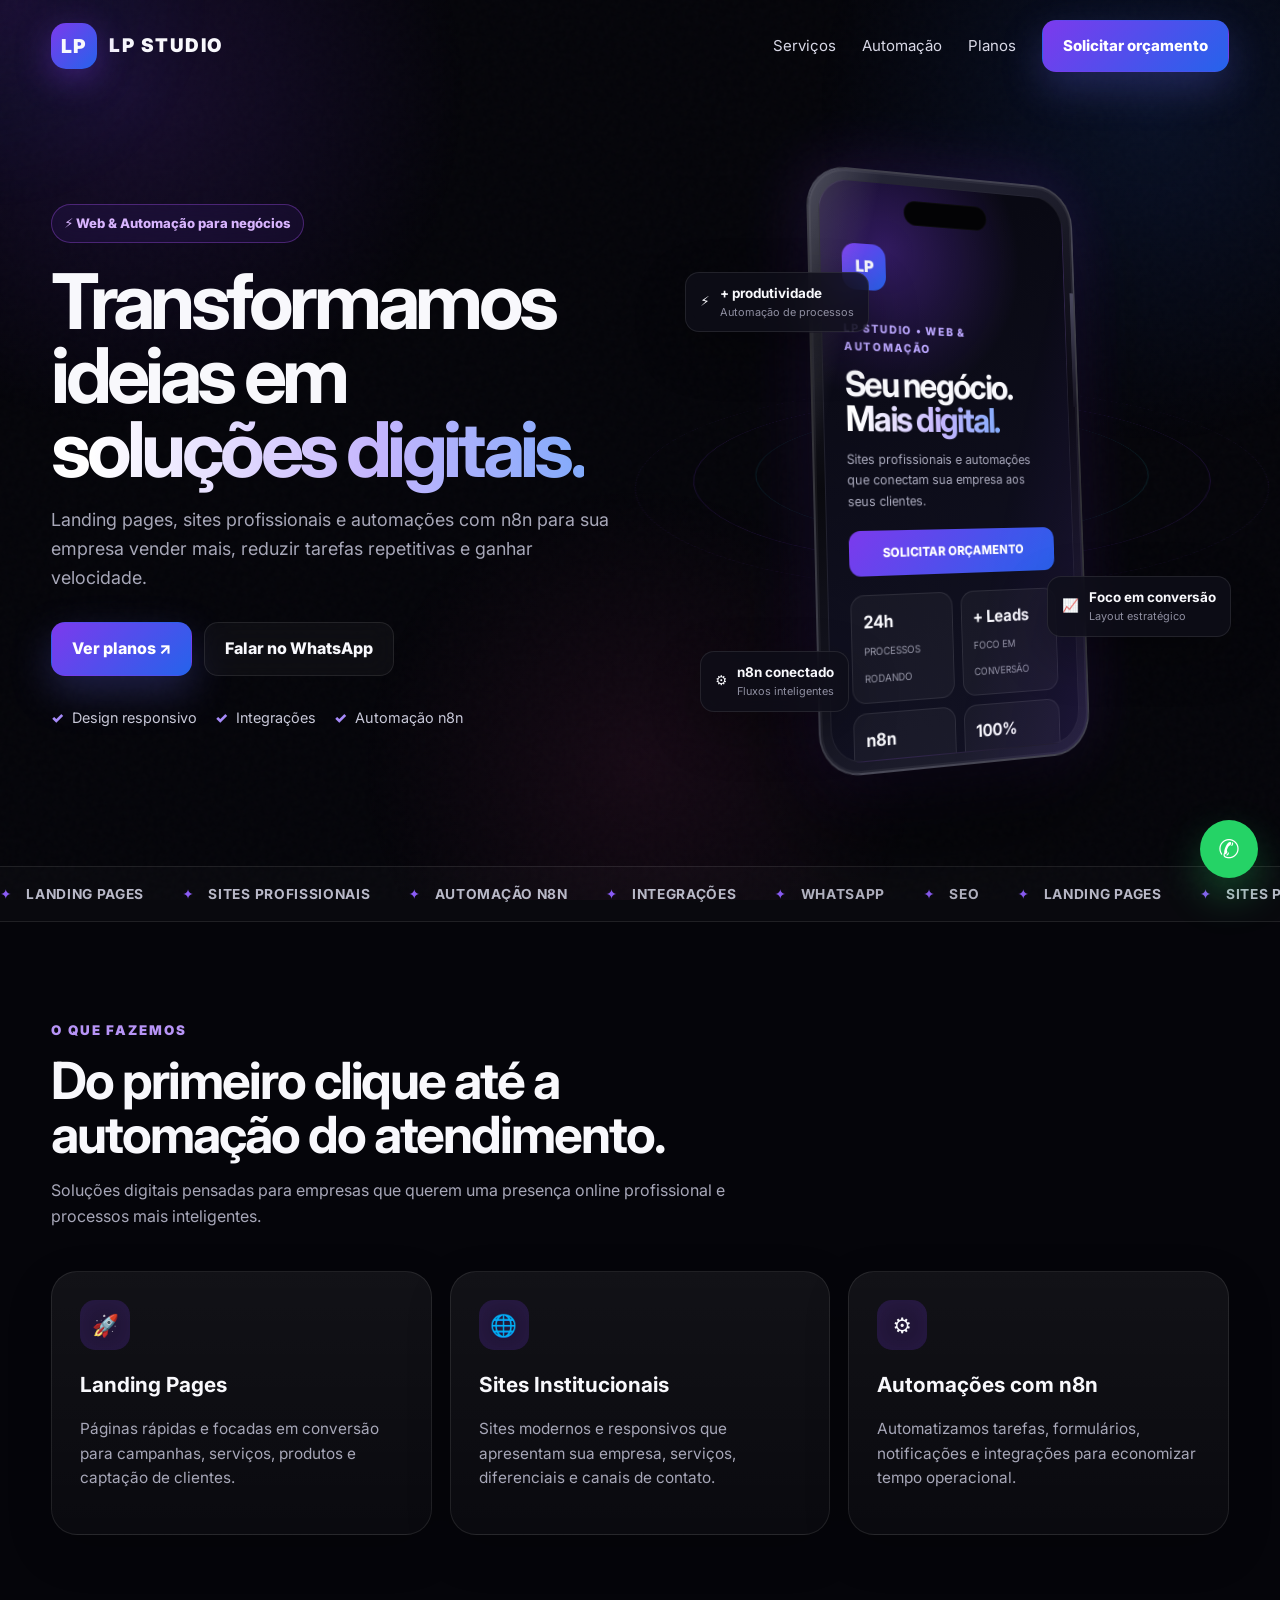
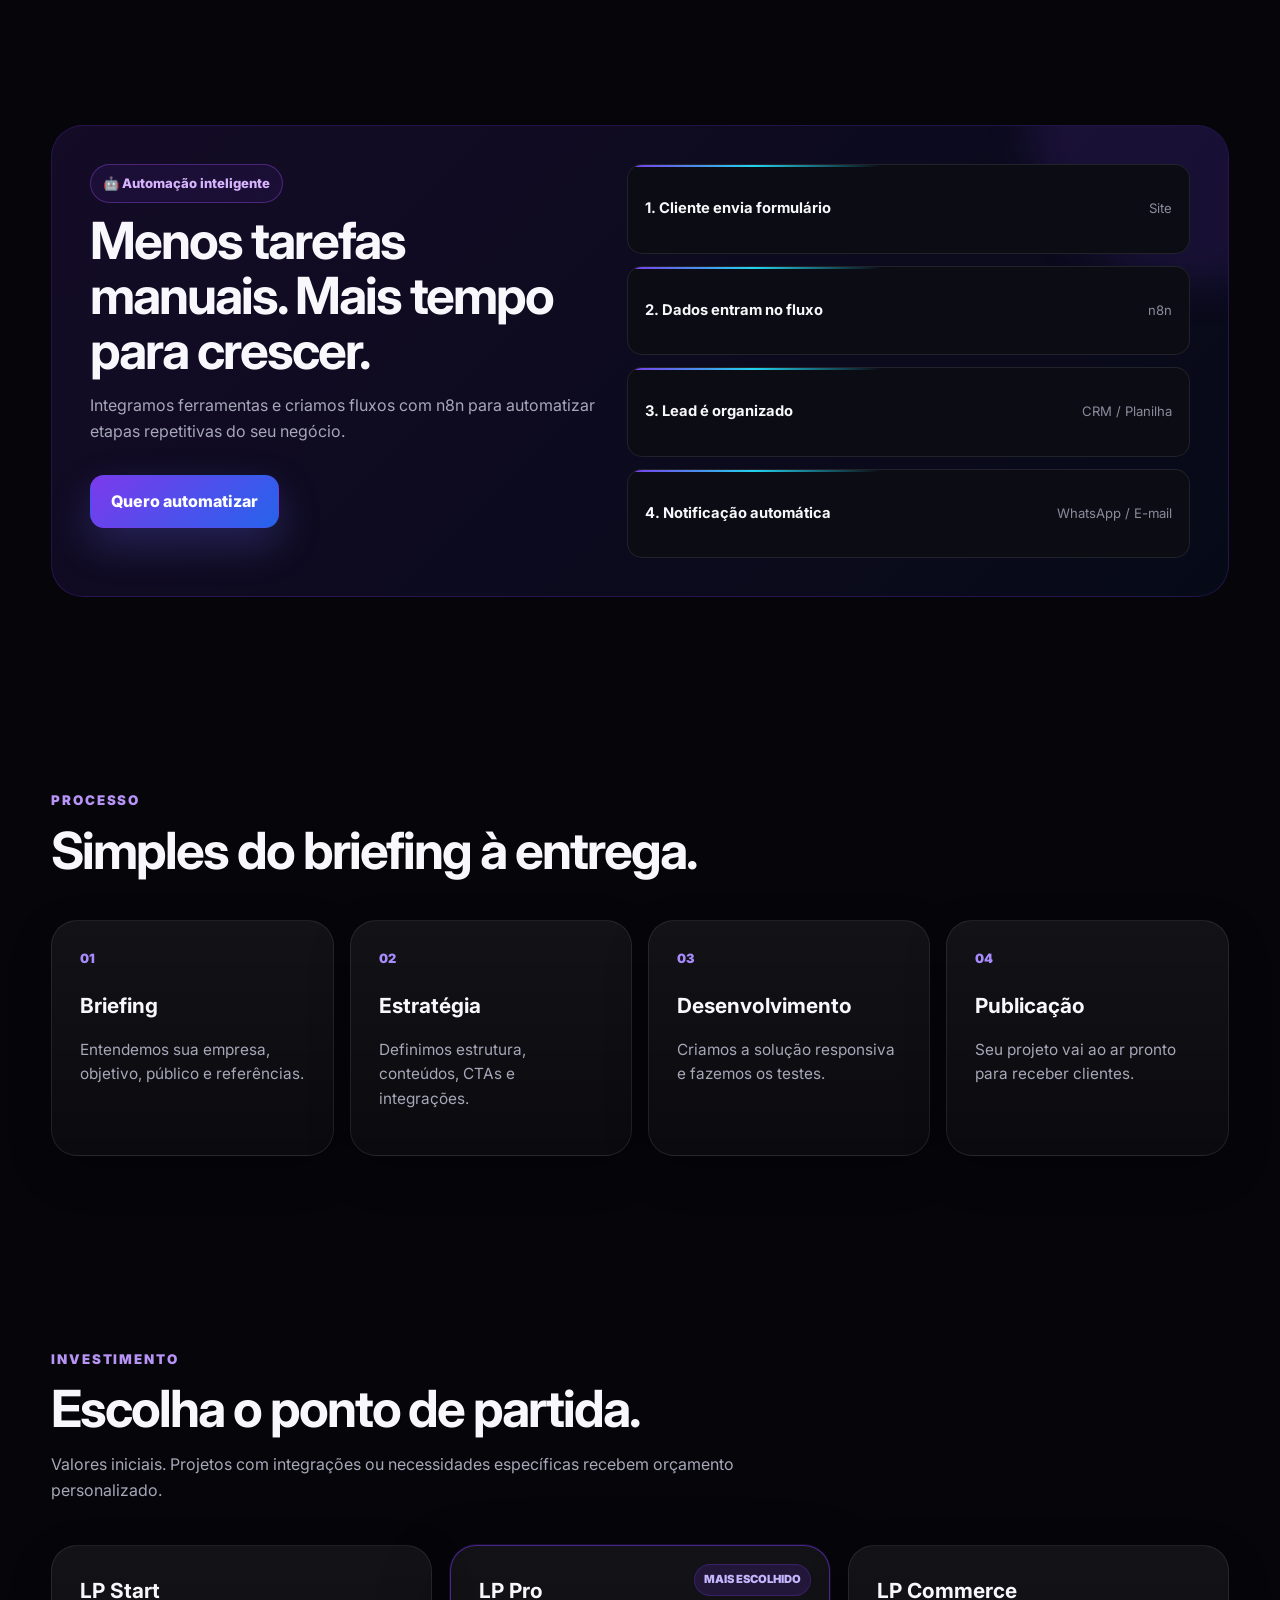
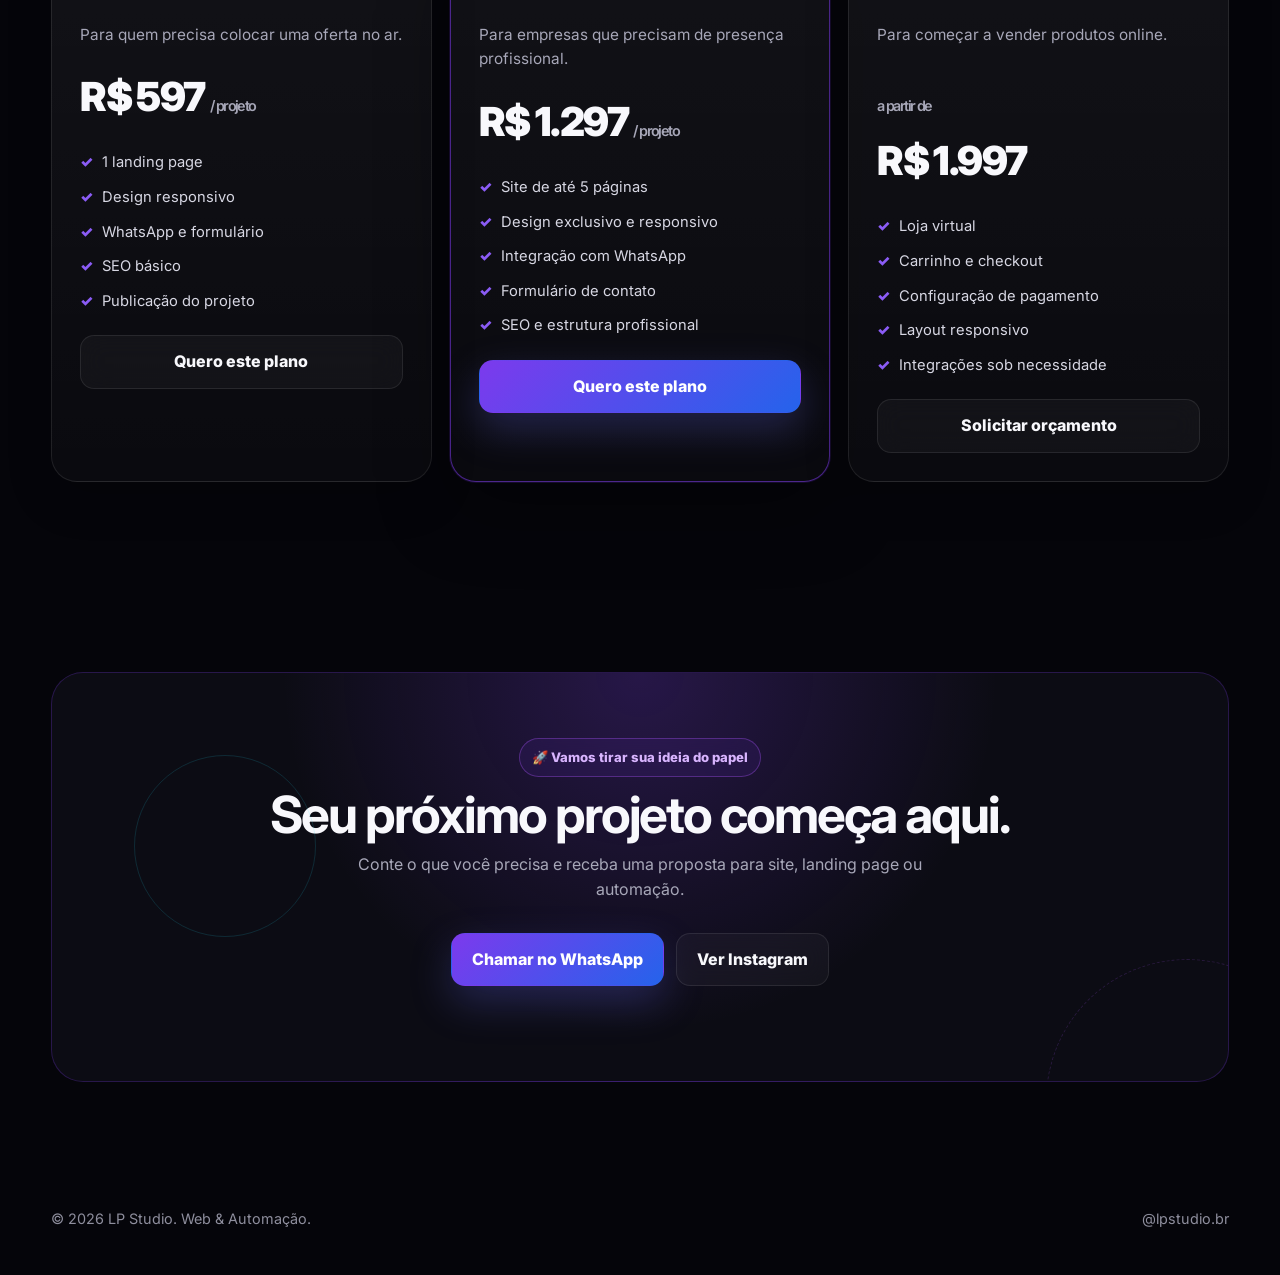
<file: index.html>
<!DOCTYPE html>
<html lang="pt-BR">
<head>
  <meta charset="UTF-8" />
  <meta name="viewport" content="width=device-width, initial-scale=1.0" />
  <title>LP Studio | Web & Automação</title>
  <meta name="description" content="Landing pages, sites profissionais e automações com n8n para empresas que querem vender mais e ganhar produtividade." />
  <link rel="preconnect" href="https://fonts.googleapis.com">
  <link rel="preconnect" href="https://fonts.gstatic.com" crossorigin>
  <link href="https://fonts.googleapis.com/css2?family=Inter:wght@400;500;600;700;800&display=swap" rel="stylesheet">
  <link rel="stylesheet" href="styles.css">

  <style>
    .phone-cta{display:block;color:#fff;text-decoration:none;cursor:pointer}
  </style>
</head>

<body>
  <div id="spotlight"></div>
  <div class="noise"></div>

  <header class="container">
    <nav class="nav">
      <a class="brand" href="#">
        <div class="logo">LP</div>
        <span>LP STUDIO</span>
      </a>
      <div class="navlinks">
        <a href="#servicos">Serviços</a>
        <a href="#automacao">Automação</a>
        <a href="#planos">Planos</a>
        <a href="#" class="btn btn-primary whatsapp-link" data-message="Olá! Vim pelo site da LP Studio e gostaria de solicitar um orçamento.">Solicitar orçamento</a>
      </div>
    </nav>
  </header>

  <main>
    <section class="hero container">
      <div class="reveal visible">
        <span class="badge">⚡ Web & Automação para negócios</span>
        <h1>Transformamos ideias em <span class="gradient">soluções digitais.</span></h1>
        <p>Landing pages, sites profissionais e automações com n8n para sua empresa vender mais, reduzir tarefas repetitivas e ganhar velocidade.</p>

        <div class="actions">
          <a href="#planos" class="btn btn-primary">Ver planos ↗</a>
          <a href="#" class="btn btn-ghost whatsapp-link" data-message="Olá! Vim pelo site da LP Studio e gostaria de saber mais sobre os serviços de sites e automações.">Falar no WhatsApp</a>
        </div>

        <div class="mini">
          <span>Design responsivo</span>
          <span>Integrações</span>
          <span>Automação n8n</span>
        </div>
      </div>

      <div class="phone-stage reveal visible">
        <div class="orbit o3"></div>
        <div class="orbit"></div>
        <div class="orbit o2"></div>

        <div class="float-chip chip1">
          <div>⚡</div>
          <div><b>+ produtividade</b><small>Automação de processos</small></div>
        </div>

        <div class="float-chip chip2">
          <div>📈</div>
          <div><b>Foco em conversão</b><small>Layout estratégico</small></div>
        </div>

        <div class="float-chip chip3">
          <div>⚙️</div>
          <div><b>n8n conectado</b><small>Fluxos inteligentes</small></div>
        </div>

        <div class="phone-wrap" id="phone3d">
          <div class="phone">
            <div class="phone-side"></div>
            <div class="phone-screen">
              <div class="notch"></div>
              <div class="phone-content">
                <div class="phone-logo">LP</div>
                <div class="kicker">LP STUDIO • WEB & AUTOMAÇÃO</div>
                <h3>Seu negócio.<br><span class="gradient">Mais digital.</span></h3>
                <p>Sites profissionais e automações que conectam sua empresa aos seus clientes.</p>
                <a href="#" class="phone-cta whatsapp-link" data-message="Olá! Vim pelo site da LP Studio e gostaria de solicitar um orçamento.">SOLICITAR ORÇAMENTO</a>
                <div class="phone-stats">
                  <div class="phone-stat"><b>24h</b><span>PROCESSOS RODANDO</span></div>
                  <div class="phone-stat"><b>+ Leads</b><span>FOCO EM CONVERSÃO</span></div>
                  <div class="phone-stat"><b>n8n</b><span>AUTOMAÇÃO</span></div>
                  <div class="phone-stat"><b>100%</b><span>RESPONSIVO</span></div>
                </div>
              </div>
            </div>
          </div>
        </div>

        <div class="spin-control">
        </div>
      </div>
    </section>

    <div class="marquee">
      <div class="marquee-track">
        <span>LANDING PAGES</span><span>SITES PROFISSIONAIS</span><span>AUTOMAÇÃO N8N</span><span>INTEGRAÇÕES</span><span>WHATSAPP</span><span>SEO</span>
        <span>LANDING PAGES</span><span>SITES PROFISSIONAIS</span><span>AUTOMAÇÃO N8N</span><span>INTEGRAÇÕES</span><span>WHATSAPP</span><span>SEO</span>
      </div>
    </div>

    <section id="servicos">
      <div class="container">
        <div class="section-head reveal">
          <small>O que fazemos</small>
          <h2>Do primeiro clique até a automação do atendimento.</h2>
          <p>Soluções digitais pensadas para empresas que querem uma presença online profissional e processos mais inteligentes.</p>
        </div>

        <div class="cards">
          <article class="card tilt reveal">
            <div class="icon">🚀</div>
            <h3>Landing Pages</h3>
            <p>Páginas rápidas e focadas em conversão para campanhas, serviços, produtos e captação de clientes.</p>
          </article>

          <article class="card tilt reveal">
            <div class="icon">🌐</div>
            <h3>Sites Institucionais</h3>
            <p>Sites modernos e responsivos que apresentam sua empresa, serviços, diferenciais e canais de contato.</p>
          </article>

          <article class="card tilt reveal">
            <div class="icon">⚙️</div>
            <h3>Automações com n8n</h3>
            <p>Automatizamos tarefas, formulários, notificações e integrações para economizar tempo operacional.</p>
          </article>
        </div>
      </div>
    </section>

    <section id="automacao">
      <div class="container automation reveal">
        <div>
          <span class="badge">🤖 Automação inteligente</span>
          <h2>Menos tarefas manuais. Mais tempo para crescer.</h2>
          <p style="color:var(--muted)">Integramos ferramentas e criamos fluxos com n8n para automatizar etapas repetitivas do seu negócio.</p>
          <div class="actions">
            <a href="#" class="btn btn-primary whatsapp-link" data-message="Olá! Vim pelo site da LP Studio e tenho interesse em automações com n8n. Gostaria de solicitar um orçamento.">Quero automatizar</a>
          </div>
        </div>

        <div class="flow">
          <div class="flow-item"><b>1. Cliente envia formulário</b><span>Site</span></div>
          <div class="flow-item"><b>2. Dados entram no fluxo</b><span>n8n</span></div>
          <div class="flow-item"><b>3. Lead é organizado</b><span>CRM / Planilha</span></div>
          <div class="flow-item"><b>4. Notificação automática</b><span>WhatsApp / E-mail</span></div>
        </div>
      </div>
    </section>

    <section>
      <div class="container">
        <div class="section-head reveal">
          <small>Processo</small>
          <h2>Simples do briefing à entrega.</h2>
        </div>

        <div class="steps">
          <div class="card step tilt reveal"><div class="n">01</div><h3>Briefing</h3><p>Entendemos sua empresa, objetivo, público e referências.</p></div>
          <div class="card step tilt reveal"><div class="n">02</div><h3>Estratégia</h3><p>Definimos estrutura, conteúdos, CTAs e integrações.</p></div>
          <div class="card step tilt reveal"><div class="n">03</div><h3>Desenvolvimento</h3><p>Criamos a solução responsiva e fazemos os testes.</p></div>
          <div class="card step tilt reveal"><div class="n">04</div><h3>Publicação</h3><p>Seu projeto vai ao ar pronto para receber clientes.</p></div>
        </div>
      </div>
    </section>

    <section id="planos">
      <div class="container">
        <div class="section-head reveal">
          <small>Investimento</small>
          <h2>Escolha o ponto de partida.</h2>
          <p>Valores iniciais. Projetos com integrações ou necessidades específicas recebem orçamento personalizado.</p>
        </div>

        <div class="pricing">
          <article class="card price-card tilt reveal">
            <h3>LP Start</h3>
            <p>Para quem precisa colocar uma oferta no ar.</p>
            <div class="price">R$ 597 <small>/ projeto</small></div>
            <ul>
              <li>1 landing page</li>
              <li>Design responsivo</li>
              <li>WhatsApp e formulário</li>
              <li>SEO básico</li>
              <li>Publicação do projeto</li>
            </ul>
            <a href="#" class="btn btn-ghost whatsapp-link" style="width:100%" data-message="Olá! Vim pelo site da LP Studio e tenho interesse no plano LP Start de R$ 597. Gostaria de mais informações.">Quero este plano</a>
          </article>

          <article class="card price-card featured tilt reveal">
            <span class="tag">MAIS ESCOLHIDO</span>
            <h3>LP Pro</h3>
            <p>Para empresas que precisam de presença profissional.</p>
            <div class="price">R$ 1.297 <small>/ projeto</small></div>
            <ul>
              <li>Site de até 5 páginas</li>
              <li>Design exclusivo e responsivo</li>
              <li>Integração com WhatsApp</li>
              <li>Formulário de contato</li>
              <li>SEO e estrutura profissional</li>
            </ul>
            <a href="#" class="btn btn-primary whatsapp-link" style="width:100%" data-message="Olá! Vim pelo site da LP Studio e tenho interesse no plano LP Pro de R$ 1.297. Gostaria de mais informações.">Quero este plano</a>
          </article>

          <article class="card price-card tilt reveal">
            <h3>LP Commerce</h3>
            <p>Para começar a vender produtos online.</p>
            <div class="price"><small>a partir de</small><br>R$ 1.997</div>
            <ul>
              <li>Loja virtual</li>
              <li>Carrinho e checkout</li>
              <li>Configuração de pagamento</li>
              <li>Layout responsivo</li>
              <li>Integrações sob necessidade</li>
            </ul>
            <a href="#" class="btn btn-ghost whatsapp-link" style="width:100%" data-message="Olá! Vim pelo site da LP Studio e tenho interesse no LP Commerce, a partir de R$ 1.997. Gostaria de solicitar um orçamento.">Solicitar orçamento</a>
          </article>
        </div>
      </div>
    </section>

    <section id="contato">
      <div class="container">
        <div class="cta reveal">
          <span class="badge">🚀 Vamos tirar sua ideia do papel</span>
          <h2>Seu próximo projeto começa aqui.</h2>
          <p>Conte o que você precisa e receba uma proposta para site, landing page ou automação.</p>
          <div class="actions" style="justify-content:center;position:relative;z-index:3">
            <a href="#" class="btn btn-primary whatsapp-link" data-message="Olá! Vim pelo site da LP Studio e gostaria de solicitar um orçamento para meu projeto.">Chamar no WhatsApp</a>
            <a href="https://instagram.com/lpstudio.br" target="_blank" class="btn btn-ghost">Ver Instagram</a>
          </div>
        </div>
      </div>
    </section>
  </main>

  <a class="wa whatsapp-link" href="#" data-message="Olá! Vim pelo site da LP Studio e gostaria de saber mais sobre os serviços." title="Falar com a LP Studio no WhatsApp">✆</a>

  <footer>
    <div class="container footer-row">
      <span>© 2026 LP Studio. Web & Automação.</span>
      <span>@lpstudio.br</span>
    </div>
  </footer>


  <script>
  const LPSTUDIO_WHATSAPP = "5561992451945";

  document.querySelectorAll(".whatsapp-link").forEach((link) => {
    const message =
      link.dataset.message ||
      "Olá! Vim pelo site da LP Studio e gostaria de solicitar um orçamento.";

    link.addEventListener("click", (event) => {
      event.preventDefault();

      const url =
        `https://wa.me/${LPSTUDIO_WHATSAPP}?text=${encodeURIComponent(message)}`;

      window.open(url, "_blank", "noopener,noreferrer");
    });
  });
</script>

  <script>
    const spotlight = document.getElementById('spotlight');
    window.addEventListener('pointermove', (e)=>{
      spotlight.style.left = e.clientX + 'px';
      spotlight.style.top = e.clientY + 'px';
    });

    const revealObserver = new IntersectionObserver((entries)=>{
      entries.forEach((entry)=>{
        if(entry.isIntersecting){
          entry.target.classList.add('visible');
          revealObserver.unobserve(entry.target);
        }
      });
    }, {threshold:.12});
    document.querySelectorAll('.reveal').forEach(el=>revealObserver.observe(el));

    document.querySelectorAll('.tilt').forEach(card=>{
      card.addEventListener('pointermove', e=>{
        const r = card.getBoundingClientRect();
        const x = (e.clientX-r.left)/r.width;
        const y = (e.clientY-r.top)/r.height;
        const rx = (0.5-y)*7;
        const ry = (x-0.5)*9;
        card.style.transform = `perspective(900px) rotateX(${rx}deg) rotateY(${ry}deg) translateY(-3px)`;
        card.style.setProperty('--mx', (x*100)+'%');
        card.style.setProperty('--my', (y*100)+'%');
      });
      card.addEventListener('pointerleave', ()=>{
        card.style.transform = '';
      });
    });

    const phone = document.getElementById('phone3d');
    const spinBtn = document.getElementById('spinBtn');

    let dragging = false;
    let lastX = 0;
    let rotY = 0;
    let rotX = 4;
    let lastFrame = performance.now();
    let autoSpin = true;
    const speed = 22; 

    function renderPhone(){
      phone.style.transform = `rotateY(${rotY}deg) rotateX(${rotX}deg)`;
    }

    function animatePhone(now){
      const dt = Math.min((now - lastFrame) / 1000, 0.05);
      lastFrame = now;

      if(autoSpin && !dragging){
        rotY += speed * dt;
        renderPhone();
      }

      requestAnimationFrame(animatePhone);
    }

    renderPhone();
    requestAnimationFrame(animatePhone);

    phone.addEventListener('pointerdown', e=>{
      dragging = true;
      autoSpin = false;
      lastX = e.clientX;
      phone.classList.add('dragging');
      phone.setPointerCapture?.(e.pointerId);
    });

    phone.addEventListener('pointermove', e=>{
      if(!dragging) return;
      const dx = e.clientX - lastX;
      lastX = e.clientX;
      rotY += dx * .9;
      renderPhone();
    });

    function releasePhone(){
      if(!dragging) return;
      dragging = false;
      phone.classList.remove('dragging');
      setTimeout(()=>{ if(!dragging) autoSpin = true; }, 350);
    }

    phone.addEventListener('pointerup', releasePhone);
    phone.addEventListener('pointercancel', releasePhone);
    phone.addEventListener('lostpointercapture', releasePhone);

    spinBtn.addEventListener('click', ()=>{
      autoSpin = false;
      const start = rotY;
      const target = start + 360;
      const duration = 1100;
      const begin = performance.now();

      function quickSpin(now){
        const t = Math.min((now - begin) / duration, 1);
        const eased = 1 - Math.pow(1 - t, 3);
        rotY = start + (target - start) * eased;
        renderPhone();

        if(t < 1){
          requestAnimationFrame(quickSpin);
        } else {
          autoSpin = true;
          lastFrame = performance.now();
        }
      }

      requestAnimationFrame(quickSpin);
    });
  </script>
</body>
</html>
</file>
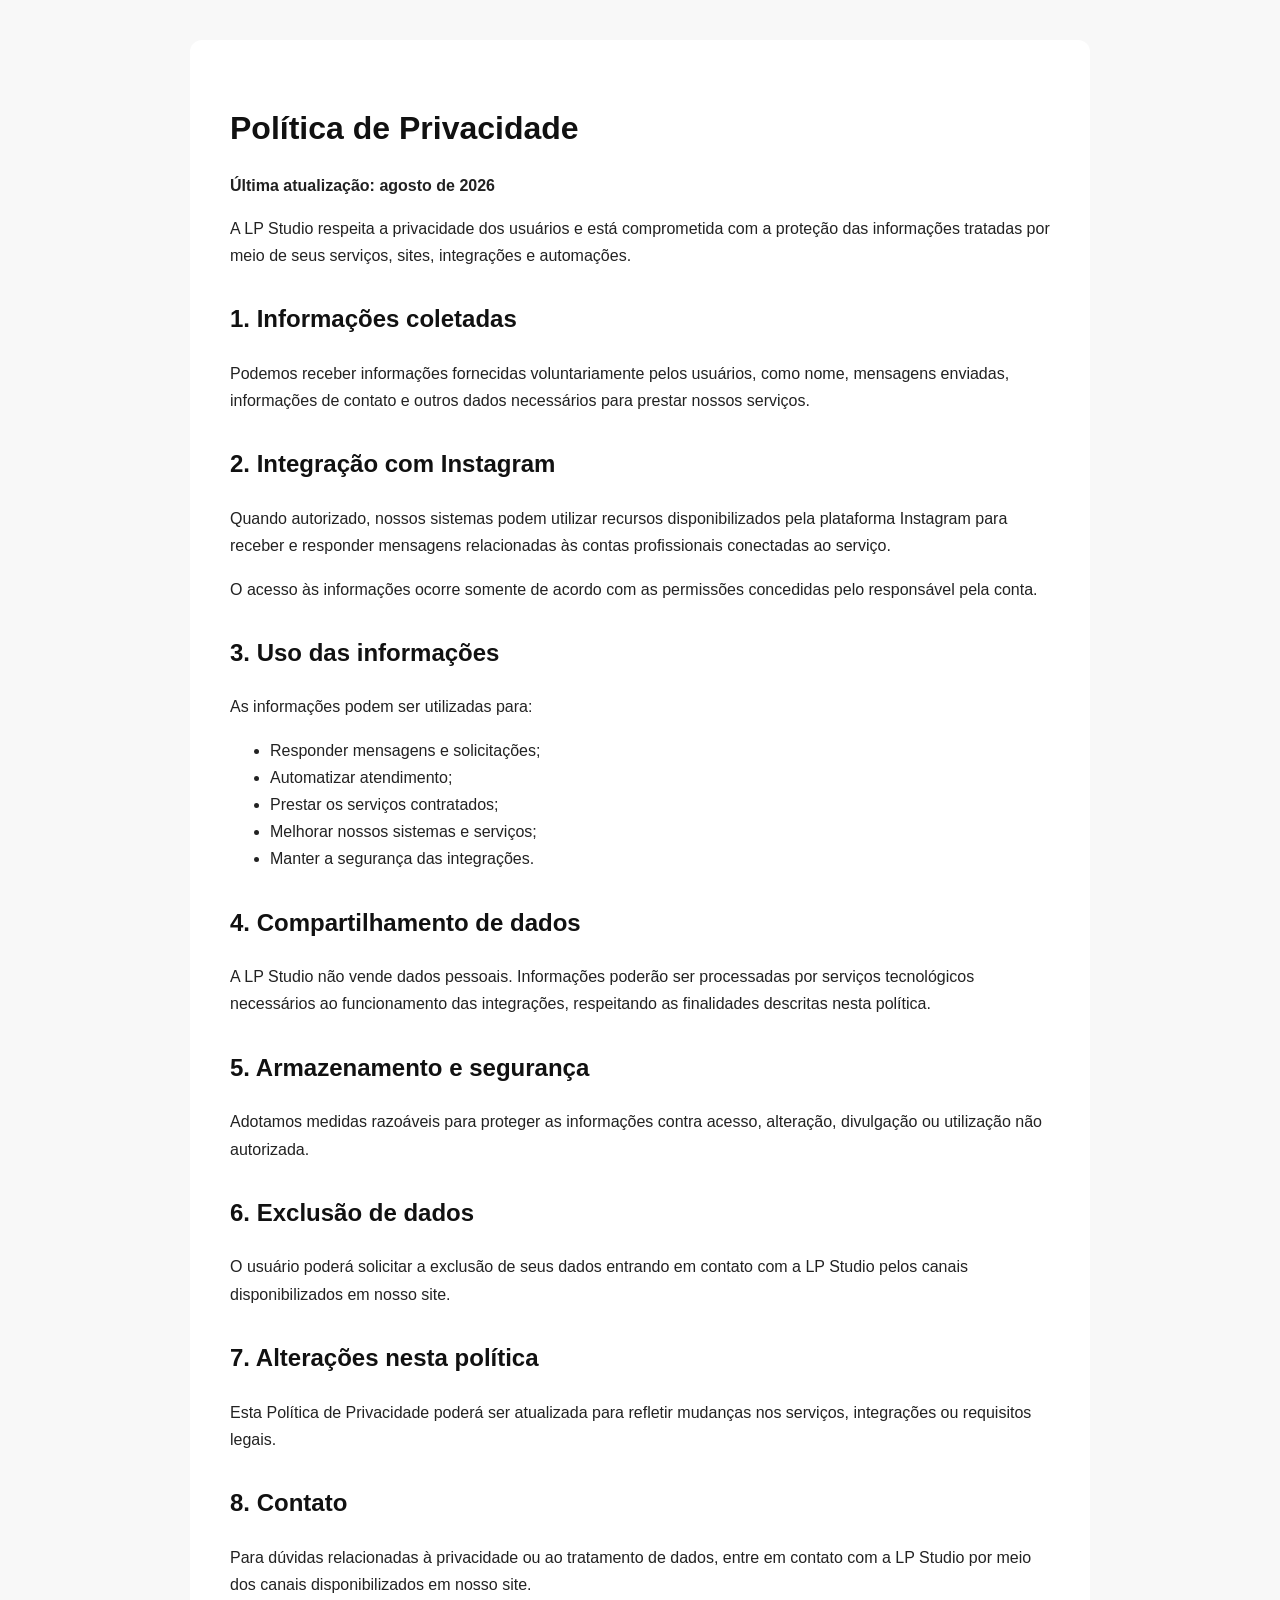
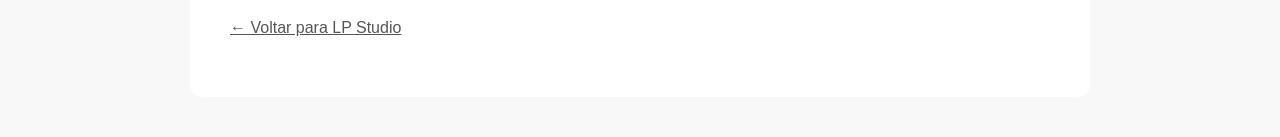
<file: privacidade.html>
<!DOCTYPE html>
<html lang="pt-BR">
<head>
  <meta charset="UTF-8">
  <meta name="viewport" content="width=device-width, initial-scale=1.0">
  <title>Política de Privacidade | LP Studio</title>

  <style>
    body {
      font-family: Arial, sans-serif;
      max-width: 900px;
      margin: 0 auto;
      padding: 40px 20px;
      line-height: 1.7;
      color: #222;
      background: #f8f8f8;
    }

    main {
      background: white;
      padding: 40px;
      border-radius: 12px;
    }

    h1, h2 {
      color: #111;
    }

    h1 {
      margin-bottom: 10px;
    }

    h2 {
      margin-top: 30px;
    }

    a {
      color: #555;
    }
  </style>
</head>

<body>

<main>

  <h1>Política de Privacidade</h1>

  <p><strong>Última atualização: agosto de 2026</strong></p>

  <p>
    A LP Studio respeita a privacidade dos usuários e está comprometida
    com a proteção das informações tratadas por meio de seus serviços,
    sites, integrações e automações.
  </p>

  <h2>1. Informações coletadas</h2>

  <p>
    Podemos receber informações fornecidas voluntariamente pelos usuários,
    como nome, mensagens enviadas, informações de contato e outros dados
    necessários para prestar nossos serviços.
  </p>

  <h2>2. Integração com Instagram</h2>

  <p>
    Quando autorizado, nossos sistemas podem utilizar recursos disponibilizados
    pela plataforma Instagram para receber e responder mensagens relacionadas
    às contas profissionais conectadas ao serviço.
  </p>

  <p>
    O acesso às informações ocorre somente de acordo com as permissões
    concedidas pelo responsável pela conta.
  </p>

  <h2>3. Uso das informações</h2>

  <p>As informações podem ser utilizadas para:</p>

  <ul>
    <li>Responder mensagens e solicitações;</li>
    <li>Automatizar atendimento;</li>
    <li>Prestar os serviços contratados;</li>
    <li>Melhorar nossos sistemas e serviços;</li>
    <li>Manter a segurança das integrações.</li>
  </ul>

  <h2>4. Compartilhamento de dados</h2>

  <p>
    A LP Studio não vende dados pessoais. Informações poderão ser processadas
    por serviços tecnológicos necessários ao funcionamento das integrações,
    respeitando as finalidades descritas nesta política.
  </p>

  <h2>5. Armazenamento e segurança</h2>

  <p>
    Adotamos medidas razoáveis para proteger as informações contra acesso,
    alteração, divulgação ou utilização não autorizada.
  </p>

  <h2>6. Exclusão de dados</h2>

  <p>
    O usuário poderá solicitar a exclusão de seus dados entrando em contato
    com a LP Studio pelos canais disponibilizados em nosso site.
  </p>

  <h2>7. Alterações nesta política</h2>

  <p>
    Esta Política de Privacidade poderá ser atualizada para refletir mudanças
    nos serviços, integrações ou requisitos legais.
  </p>

  <h2>8. Contato</h2>

  <p>
    Para dúvidas relacionadas à privacidade ou ao tratamento de dados,
    entre em contato com a LP Studio por meio dos canais disponibilizados
    em nosso site.
  </p>

  <p>
    <a href="index.html">← Voltar para LP Studio</a>
  </p>

</main>

</body>
</html>
</file>
<file: styles.css>
:root{
      --bg:#05050a;
      --panel:#0d0d16;
      --panel2:#131321;
      --text:#f8f8fc;
      --muted:#a7a7b8;
      --purple:#7c3aed;
      --purple2:#a855f7;
      --blue:#2563eb;
      --cyan:#22d3ee;
      --pink:#ec4899;
      --line:rgba(255,255,255,.09);
      --shadow:0 24px 80px rgba(0,0,0,.45);
      --radius:26px;
    }

    *{box-sizing:border-box}
    html{scroll-behavior:smooth}
    body{
      margin:0;
      font-family:Inter,system-ui,-apple-system,sans-serif;
      background:var(--bg);
      color:var(--text);
      overflow-x:hidden;
      line-height:1.6;
    }

    body::before{
      content:"";
      position:fixed;
      inset:0;
      pointer-events:none;
      background:
        radial-gradient(circle at 10% 10%, rgba(124,58,237,.16), transparent 24%),
        radial-gradient(circle at 90% 12%, rgba(37,99,235,.13), transparent 24%),
        radial-gradient(circle at 50% 85%, rgba(236,72,153,.08), transparent 28%);
      z-index:-3;
    }

    #spotlight{
      position:fixed;
      width:420px;
      height:420px;
      border-radius:50%;
      pointer-events:none;
      background:radial-gradient(circle,rgba(124,58,237,.10),rgba(37,99,235,.04) 35%,transparent 70%);
      transform:translate(-50%,-50%);
      z-index:-2;
      filter:blur(10px);
    }

    .noise{
      position:fixed;
      inset:0;
      opacity:.025;
      pointer-events:none;
      z-index:-1;
      background-image:url("data:image/svg+xml,%3Csvg viewBox='0 0 180 180' xmlns='http://www.w3.org/2000/svg'%3E%3Cfilter id='n'%3E%3CfeTurbulence type='fractalNoise' baseFrequency='.9' numOctaves='4' stitchTiles='stitch'/%3E%3C/filter%3E%3Crect width='100%25' height='100%25' filter='url(%23n)' opacity='.8'/%3E%3C/svg%3E");
    }

    a{text-decoration:none;color:inherit}
    .container{width:min(1180px,92%);margin:auto}

    .nav{
      display:flex;
      align-items:center;
      justify-content:space-between;
      padding:20px 0;
      position:relative;
      z-index:20;
    }

    .brand{
      display:flex;
      align-items:center;
      gap:12px;
      font-weight:900;
      font-size:1.18rem;
      letter-spacing:.08em;
    }

    .logo{
      width:46px;height:46px;border-radius:15px;
      display:grid;place-items:center;
      font-size:1.2rem;font-weight:900;
      background:linear-gradient(135deg,var(--purple),var(--blue));
      box-shadow:0 10px 35px rgba(124,58,237,.4);
      position:relative;
      overflow:hidden;
    }

    .logo::after{
      content:"";
      position:absolute;
      width:18px;height:80px;
      background:rgba(255,255,255,.35);
      transform:rotate(30deg) translateX(-50px);
      animation:shine 5s infinite;
    }

    @keyframes shine{
      0%,75%{transform:rotate(30deg) translateX(-55px)}
      100%{transform:rotate(30deg) translateX(80px)}
    }

    .navlinks{display:flex;gap:26px;align-items:center;color:#d8d8e6;font-size:.94rem}
    .navlinks>a:not(.btn){position:relative}
    .navlinks>a:not(.btn)::after{
      content:"";position:absolute;left:0;bottom:-6px;width:0;height:2px;
      background:linear-gradient(90deg,var(--purple2),var(--cyan));
      transition:.25s;
    }
    .navlinks>a:not(.btn):hover::after{width:100%}

    .btn{
      display:inline-flex;
      align-items:center;
      justify-content:center;
      gap:9px;
      padding:13px 20px;
      border-radius:14px;
      border:1px solid transparent;
      font-weight:800;
      transition:.25s ease;
      cursor:pointer;
    }
    .btn-primary{
      color:#fff;
      background:linear-gradient(135deg,var(--purple),var(--blue));
      box-shadow:0 16px 40px rgba(99,102,241,.27);
    }
    .btn-primary:hover{transform:translateY(-3px);filter:brightness(1.08)}
    .btn-ghost{
      border-color:var(--line);
      background:rgba(255,255,255,.035);
      backdrop-filter:blur(12px);
    }
    .btn-ghost:hover{background:rgba(255,255,255,.075);transform:translateY(-2px)}

    .hero{
      min-height:86vh;
      display:grid;
      grid-template-columns:1.02fr .98fr;
      gap:48px;
      align-items:center;
      padding:65px 0 90px;
    }

    .badge{
      display:inline-flex;
      align-items:center;
      gap:8px;
      border:1px solid rgba(168,85,247,.35);
      background:rgba(124,58,237,.09);
      padding:8px 12px;
      border-radius:999px;
      color:#d8b4fe;
      font-weight:800;
      font-size:.82rem;
      backdrop-filter:blur(12px);
    }

    h1{
      font-size:clamp(3rem,6vw,5.8rem);
      line-height:.96;
      margin:22px 0 20px;
      letter-spacing:-.06em;
      max-width:780px;
    }

    .gradient{
      background:linear-gradient(90deg,#fff 4%,#c4b5fd 34%,#60a5fa 67%,#f472b6);
      background-size:180% 100%;
      -webkit-background-clip:text;
      background-clip:text;
      color:transparent;
      animation:gradientMove 6s ease-in-out infinite alternate;
    }

    @keyframes gradientMove{
      from{background-position:0% 50%}
      to{background-position:100% 50%}
    }

    .hero p{color:var(--muted);font-size:1.12rem;max-width:650px}
    .actions{display:flex;gap:12px;flex-wrap:wrap;margin:30px 0}
    .mini{display:flex;flex-wrap:wrap;gap:18px;color:#c8c8d8;font-size:.9rem;margin-top:24px}
    .mini span::before{content:"✓";color:#a78bfa;margin-right:8px;font-weight:900}

    /* ===== HERO 3D PHONE ===== */
    .phone-stage{
      position:relative;
      min-height:600px;
      display:grid;
      place-items:center;
      perspective:1400px;
      isolation:isolate;
    }

    .orbit{
      position:absolute;
      width:510px;height:510px;
      border:1px solid rgba(124,58,237,.16);
      border-radius:50%;
      transform:rotateX(72deg) rotateZ(10deg);
      animation:orbitPulse 5s ease-in-out infinite;
    }
    .orbit.o2{width:390px;height:390px;border-color:rgba(34,211,238,.12);animation-delay:-1.5s}
    .orbit.o3{width:620px;height:620px;border-style:dashed;opacity:.5;animation-duration:11s}

    @keyframes orbitPulse{
      0%,100%{opacity:.35;transform:rotateX(72deg) rotateZ(0deg) scale(.98)}
      50%{opacity:.8;transform:rotateX(72deg) rotateZ(18deg) scale(1.03)}
    }

    .phone-wrap{
      width:295px;
      height:590px;
      position:relative;
      transform-style:preserve-3d;
      transition:transform .18s ease-out;
      cursor:grab;
      z-index:3;
    }
    .phone-wrap.dragging{cursor:grabbing}

    @keyframes phone360{
      from{transform:rotateY(0deg) rotateX(4deg)}
      to{transform:rotateY(360deg) rotateX(4deg)}
    }

    .phone{
      position:absolute;
      inset:0;
      border-radius:42px;
      background:linear-gradient(160deg,#28283a,#09090e 46%,#202032);
      border:2px solid rgba(255,255,255,.16);
      box-shadow:
        0 50px 110px rgba(0,0,0,.65),
        0 0 70px rgba(124,58,237,.22),
        inset 0 0 0 2px rgba(255,255,255,.05);
      transform-style:preserve-3d;
      overflow:hidden;
    }

    .phone::before{
      content:"";
      position:absolute;
      inset:0;
      border-radius:40px;
      background:linear-gradient(105deg,rgba(255,255,255,.18),transparent 18%,transparent 65%,rgba(124,58,237,.10));
      pointer-events:none;
      z-index:10;
    }

    .phone-screen{
      position:absolute;
      inset:10px;
      border-radius:33px;
      overflow:hidden;
      background:
        radial-gradient(circle at 25% 12%,rgba(124,58,237,.35),transparent 28%),
        linear-gradient(165deg,#080811,#121223);
      border:1px solid rgba(255,255,255,.08);
    }

    .notch{
      position:absolute;
      z-index:8;
      left:50%;
      top:15px;
      transform:translateX(-50%);
      width:92px;height:25px;
      border-radius:20px;
      background:#030305;
      box-shadow:inset 0 0 0 1px rgba(255,255,255,.035);
    }

    .phone-content{padding:62px 22px 24px}
    .phone-logo{
      width:46px;height:46px;border-radius:14px;display:grid;place-items:center;
      background:linear-gradient(135deg,var(--purple),var(--blue));
      font-weight:900;margin-bottom:30px;
    }
    .phone-content .kicker{font-size:.7rem;letter-spacing:.15em;color:#bca7ff;font-weight:800}
    .phone-content h3{font-size:2.15rem;line-height:1;margin:10px 0 12px;letter-spacing:-.05em}
    .phone-content p{font-size:.8rem;color:#aaaabd;margin:0 0 18px}
    .phone-cta{
      background:linear-gradient(135deg,var(--purple),var(--blue));
      padding:12px 14px;border-radius:12px;font-size:.78rem;font-weight:800;text-align:center
    }
    .phone-stats{display:grid;grid-template-columns:repeat(2,1fr);gap:9px;margin-top:18px}
    .phone-stat{border:1px solid var(--line);background:rgba(255,255,255,.04);padding:12px;border-radius:14px}
    .phone-stat b{display:block;font-size:1.05rem}
    .phone-stat span{font-size:.62rem;color:#9999aa}

    .phone-side{
      position:absolute;
      width:9px;height:120px;
      background:linear-gradient(#4b4b5d,#121219);
      right:-5px;top:110px;
      border-radius:0 6px 6px 0;
      transform:translateZ(-1px);
    }

    .float-chip{
      position:absolute;
      z-index:5;
      display:flex;align-items:center;gap:10px;
      padding:10px 14px;
      background:rgba(15,15,25,.78);
      border:1px solid var(--line);
      border-radius:14px;
      backdrop-filter:blur(16px);
      box-shadow:0 18px 50px rgba(0,0,0,.28);
      animation:floaty 4s ease-in-out infinite;
      font-size:.84rem;
    }
    .float-chip b{font-size:.84rem}
    .float-chip small{display:block;color:#8f8fa1;font-size:.68rem}
    .chip1{top:105px;left:10px}
    .chip2{right:-2px;bottom:130px;animation-delay:-2s}
    .chip3{left:25px;bottom:55px;animation-delay:-1s}
    @keyframes floaty{0%,100%{transform:translateY(0)}50%{transform:translateY(-12px)}}

    .spin-control{
      position:absolute;bottom:0;left:50%;transform:translateX(-50%);
      color:#aaaabd;font-size:.78rem;text-align:center;z-index:6;
    }
    .spin-control button{
      border:1px solid var(--line);background:#11111c;color:#fff;border-radius:999px;
      padding:9px 13px;cursor:pointer;margin-bottom:7px
    }

    section{padding:95px 0}
    .section-head{max-width:720px;margin-bottom:42px}
    .section-head small{color:#b794f6;font-weight:900;text-transform:uppercase;letter-spacing:.14em}
    h2{font-size:clamp(2.1rem,4vw,3.6rem);line-height:1.07;letter-spacing:-.04em;margin:10px 0}
    .section-head p{color:var(--muted)}

    .cards{display:grid;grid-template-columns:repeat(3,1fr);gap:18px}
    .card{
      background:linear-gradient(180deg,rgba(255,255,255,.055),rgba(255,255,255,.022));
      border:1px solid var(--line);
      border-radius:var(--radius);
      padding:28px;
      box-shadow:0 16px 45px rgba(0,0,0,.18);
      position:relative;
      overflow:hidden;
      transform-style:preserve-3d;
      transition:border-color .25s, box-shadow .25s;
    }
    .card::before{
      content:"";position:absolute;inset:0;pointer-events:none;
      background:radial-gradient(circle at var(--mx,50%) var(--my,50%),rgba(124,58,237,.13),transparent 35%);
      opacity:0;transition:.25s
    }
    .card:hover::before{opacity:1}
    .card:hover{border-color:rgba(124,58,237,.35);box-shadow:0 24px 60px rgba(0,0,0,.32)}

    .icon{
      width:50px;height:50px;border-radius:15px;display:grid;place-items:center;
      background:rgba(124,58,237,.16);font-size:1.35rem;margin-bottom:18px;
      box-shadow:inset 0 0 20px rgba(124,58,237,.08)
    }
    .card h3{margin:0 0 10px;font-size:1.3rem}
    .card p{color:var(--muted);font-size:.96rem}

    .marquee{
      overflow:hidden;
      border-top:1px solid var(--line);
      border-bottom:1px solid var(--line);
      background:rgba(255,255,255,.018);
      padding:16px 0;
    }
    .marquee-track{
      display:flex;gap:38px;width:max-content;
      animation:marquee 22s linear infinite;
      color:#b9b9c8;font-size:.86rem;font-weight:700;letter-spacing:.05em;
    }
    .marquee-track span::before{content:"✦";color:#8b5cf6;margin-right:14px}
    @keyframes marquee{to{transform:translateX(-50%)}}

    .automation{
      display:grid;grid-template-columns:.95fr 1.05fr;gap:28px;
      background:linear-gradient(135deg,rgba(124,58,237,.13),rgba(37,99,235,.06));
      border:1px solid rgba(124,58,237,.22);
      border-radius:32px;padding:38px;
      position:relative;overflow:hidden;
    }
    .automation::after{
      content:"";position:absolute;width:340px;height:340px;border-radius:50%;
      right:-140px;top:-180px;background:rgba(124,58,237,.12);filter:blur(20px)
    }
    .flow{display:grid;gap:12px;position:relative;z-index:2}
    .flow-item{
      display:flex;align-items:center;justify-content:space-between;gap:12px;
      padding:15px 17px;background:#0c0c14;border:1px solid var(--line);
      border-radius:15px;position:relative;overflow:hidden
    }
    .flow-item::after{
      content:"";position:absolute;left:0;top:0;height:2px;width:45%;
      background:linear-gradient(90deg,var(--purple),var(--cyan),transparent);
      animation:dataFlow 2.3s linear infinite;
    }
    @keyframes dataFlow{
      from{transform:translateX(-110%)}
      to{transform:translateX(300%)}
    }
    .flow-item b{font-size:.92rem}.flow-item span{color:#8b8b9e;font-size:.82rem}

    .steps{display:grid;grid-template-columns:repeat(4,1fr);gap:16px}
    .step .n{font-size:.8rem;color:#a78bfa;font-weight:900;margin-bottom:20px}

    .pricing{display:grid;grid-template-columns:repeat(3,1fr);gap:18px;align-items:stretch}
    .price-card.featured{
      border-color:rgba(124,58,237,.55);
      box-shadow:0 0 0 1px rgba(124,58,237,.15),0 30px 70px rgba(0,0,0,.35);
      transform:translateY(-8px);
    }
    .tag{
      position:absolute;top:18px;right:18px;
      background:rgba(124,58,237,.16);color:#c4b5fd;border:1px solid rgba(124,58,237,.25);
      border-radius:999px;padding:6px 9px;font-size:.7rem;font-weight:900
    }
    .price{font-size:2.5rem;font-weight:900;letter-spacing:-.04em;margin:18px 0 6px}
    .price small{font-size:.9rem;color:var(--muted);font-weight:600}
    ul{list-style:none;padding:0;margin:22px 0}
    li{margin:11px 0;color:#d7d7e3;font-size:.92rem}
    li::before{content:"✓";color:#8b5cf6;margin-right:9px;font-weight:900}

    .cta{
      text-align:center;padding:65px 28px;border:1px solid rgba(124,58,237,.25);
      border-radius:32px;
      background:radial-gradient(circle at 50% 0%,rgba(124,58,237,.24),transparent 50%),#0c0c14;
      position:relative;overflow:hidden
    }
    .cta::before{
      content:"";position:absolute;width:180px;height:180px;border-radius:50%;
      border:1px solid rgba(34,211,238,.15);left:7%;top:20%;
      animation:ctaOrbit 10s linear infinite
    }
    .cta::after{
      content:"";position:absolute;width:280px;height:280px;border-radius:50%;
      border:1px dashed rgba(168,85,247,.18);right:-100px;bottom:-160px;
      animation:ctaOrbit 14s linear infinite reverse
    }
    @keyframes ctaOrbit{to{transform:rotate(360deg)}}
    .cta p{color:var(--muted);max-width:650px;margin:0 auto 24px}

    footer{padding:30px 0 45px;color:#8e8e9d;font-size:.9rem}
    .footer-row{display:flex;justify-content:space-between;gap:20px;flex-wrap:wrap}

    /* Reveal animation */
    .reveal{
      opacity:0;
      transform:translateY(28px);
      transition:opacity .75s ease, transform .75s ease;
    }
    .reveal.visible{opacity:1;transform:none}

    /* floating WhatsApp */
    .wa{
      position:fixed;right:22px;bottom:22px;z-index:50;
      width:58px;height:58px;border-radius:50%;
      display:grid;place-items:center;
      background:#25D366;color:white;font-size:1.6rem;
      box-shadow:0 18px 40px rgba(37,211,102,.3);
      animation:waPulse 2s infinite;
    }
    @keyframes waPulse{
      0%,100%{box-shadow:0 0 0 0 rgba(37,211,102,.34),0 18px 40px rgba(37,211,102,.25)}
      50%{box-shadow:0 0 0 14px rgba(37,211,102,0),0 18px 40px rgba(37,211,102,.28)}
    }

    @media(max-width:960px){
      .hero,.automation{grid-template-columns:1fr}
      .phone-stage{min-height:650px}
      .navlinks a:not(.btn){display:none}
      .cards,.pricing{grid-template-columns:1fr}
      .steps{grid-template-columns:repeat(2,1fr)}
      .price-card.featured{transform:none}
    }

    @media(max-width:580px){
      h1{font-size:3.15rem}
      .hero{padding-top:35px}
      .actions .btn{width:100%}
      .phone-stage{min-height:560px;transform:scale(.88)}
      .float-chip{display:none}
      .steps{grid-template-columns:1fr}
      .automation{padding:24px}
      .nav .btn{padding:10px 13px;font-size:.82rem}
      .brand span{display:none}
    }
</file>
